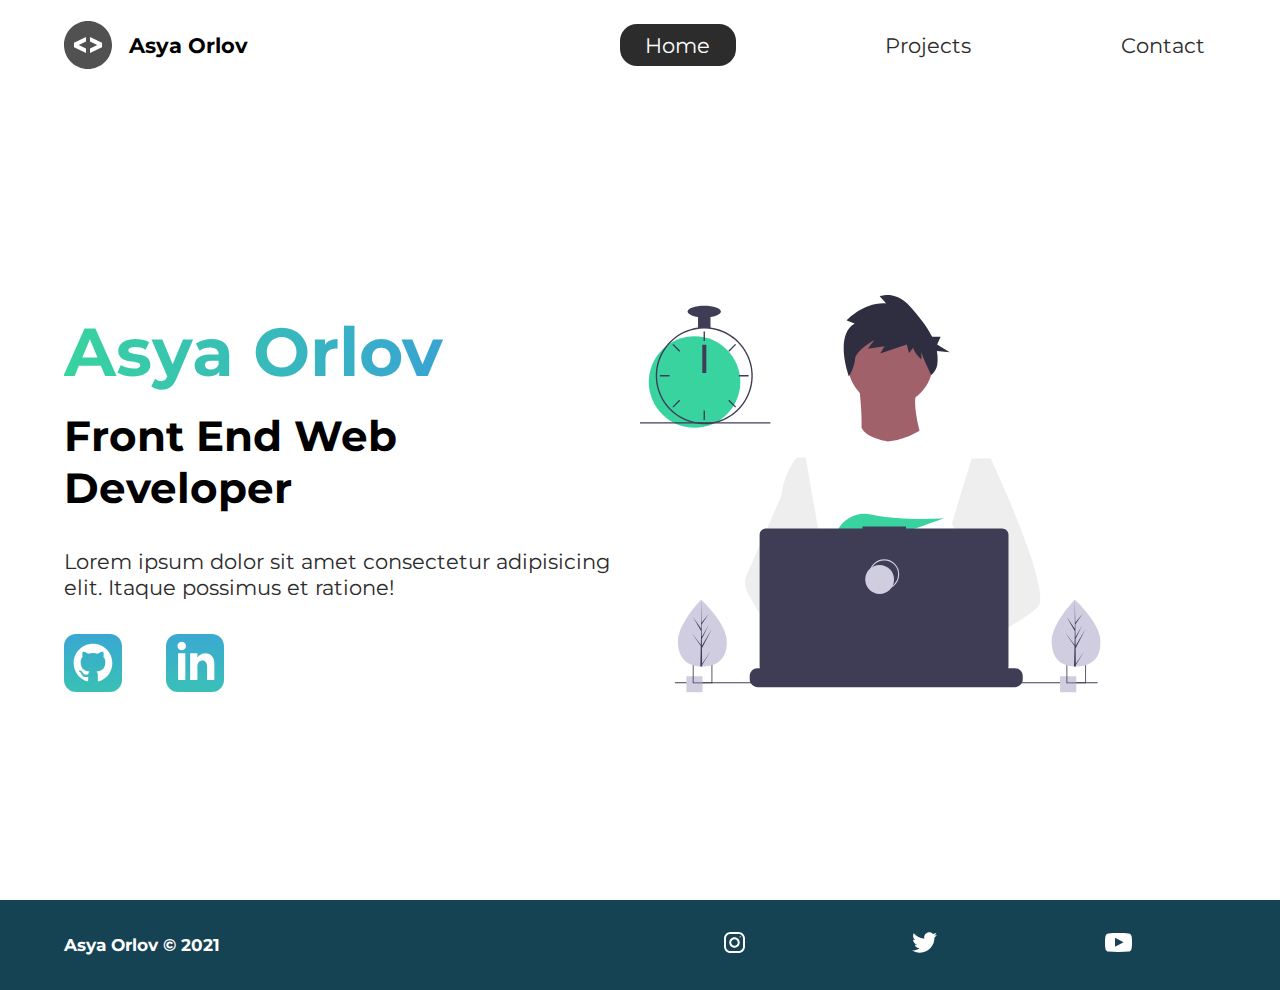
<file: index.html>
<!DOCTYPE html>
<html lang="en">
  <head>
    <meta charset="UTF-8" />
    <meta http-equiv="X-UA-Compatible" content="IE=edge" />
    <meta name="viewport" content="width=device-width, initial-scale=1.0" />
    <meta name="robots" content="index,follow" />
    <meta
      name="description"
      content="Asya is a junior front-end web developer"
    />
    <link rel="preconnect" href="https://fonts.gstatic.com" />
    <link
      href="https://fonts.googleapis.com/css2?family=Montserrat:wght@400;500&display=swap"
      rel="stylesheet"
    />
    <link rel="stylesheet" href="./styles/style.css" />
    <title>Asya Orlov | Web Developer</title>
  </head>
  <body>
    <header class="main-head">
      <nav>
        <div class="logo">
          <img src="./icons/code.svg" alt="logo" />
          <h1>Asya Orlov</h1>
        </div>
        <ul>
          <li><a class="active" href="/">Home</a></li>
          <li><a href="./projects/">Projects</a></li>
          <li><a href="./contact/">Contact</a></li>
        </ul>
      </nav>
    </header>
    <section class="intro">
      <div class="intro-text">
        <h2>Asya Orlov</h2>
        <h3>
          Front End Web <br />
          Developer
        </h3>
        <p>
          Lorem ipsum dolor sit amet consectetur adipisicing elit. Itaque
          possimus et ratione!
        </p>
        <div class="intro-social">
          <a href="#"
            ><img src="./icons/github.svg" alt="github-social-link"
          /></a>
          <a href="#"
            ><img src="./icons/linked-in.svg" alt="linked-in-social-link"
          /></a>
        </div>
      </div>
      <div class="intro-images">
        <svg
          width="799"
          height="690"
          viewBox="0 0 799 690"
          fill="none"
          xmlns="http://www.w3.org/2000/svg"
        >
          <g id="undraw_dev_productivity_umsq (1) 1" clip-path="url(#clip0)">
            <path
              id="Vector"
              d="M516.92 624.636C516.92 624.636 512.16 626.266 504.42 628.576C487.31 633.706 455.65 642.216 428.82 643.916C405.72 645.396 386.2 641.836 382.63 626.766C381.1 620.286 383.27 614.956 388 610.576C402.12 597.486 439 592.796 468.25 591.186C476.51 590.736 484.15 590.526 490.51 590.446C501.31 590.306 508.39 590.526 508.39 590.526L508.56 591.186L516.92 624.636Z"
              fill="#A0616A"
            />
            <path
              id="Vector_2"
              d="M436.99 672.586C418.61 695.346 342.73 647.666 316.19 629.886C310.41 626.016 306.97 623.566 306.97 623.566L331.25 591.186L338.94 580.936C338.94 580.936 345.82 584.586 355.99 590.526C356.36 590.746 356.73 590.966 357.11 591.186C365.88 596.336 376.89 603.066 388 610.576C403.33 620.946 418.83 632.776 428.82 643.916C438.59 654.806 443.08 665.036 436.99 672.586Z"
              fill="#A0616A"
            />
            <g id="me">
              <path
                id="Vector_3"
                d="M434.672 191.952C475.283 191.607 507.926 158.406 507.582 117.795C507.237 77.1832 474.036 44.5403 433.425 44.8847C392.813 45.2291 360.17 78.4303 360.515 119.042C360.859 159.653 394.06 192.296 434.672 191.952Z"
                fill="#A0616A"
              />
              <path
                id="Vector_4"
                d="M379.477 155.65C379.477 155.65 394.216 259.972 373.002 271.875C351.787 283.779 499.929 283.588 499.929 283.588C499.929 283.588 466.124 193.284 480.809 165.449L379.477 155.65Z"
                fill="#A0616A"
              />
              <path
                id="Vector_5"
                d="M608.101 283.199L596.257 339.402L571.214 458.308L570.49 464.815L562.138 540.138L556.582 590.177L552.857 623.79C528.584 636.526 510.988 645.326 510.988 645.326C510.988 645.326 509.404 637.719 506.871 627.99C489.805 633.265 458.218 642.043 431.404 643.97C441.266 654.777 445.842 664.969 439.817 672.57C421.63 695.485 345.349 648.45 318.659 630.896C318.077 635.158 317.879 639.464 318.068 643.762L297.626 628.314L299.331 592.359L302.206 531.522L305.819 455.229C304.448 451.975 303.294 448.634 302.364 445.228C295.956 423.161 288.032 379.057 281.928 342.067C277.016 312.298 273.302 287.138 272.517 281.785C272.411 281.086 272.358 280.726 272.358 280.726L384.363 230.094C392.509 248.556 429.865 253.809 429.865 253.809C460.756 251.417 484.847 234.913 484.847 234.913L608.101 283.199Z"
                fill="white"
              />
              <path
                id="Vector_6"
                d="M372.285 49.3811L358.49 43.9934C358.49 43.9934 386.969 12.1 426.99 14.513L415.635 2.22366C415.635 2.22366 443.04 -9.01799 468.283 19.6674C481.553 34.7467 496.908 52.4737 506.557 72.5077L521.281 72.3829L515.251 85.9663L536.874 99.3152L514.777 97.0719C516.155 104.471 516.421 112.034 515.566 119.511C514.683 126.991 510.928 133.835 505.094 138.598V138.598C505.094 138.598 487.743 103.449 487.696 97.9443L487.813 111.705C487.813 111.705 473.959 99.4371 473.889 91.1807L466.471 100.877L462.593 85.7717L416.475 101.301L423.87 88.8526L395.157 93.2246L406.278 77.9923C406.278 77.9923 373.932 96.1568 372.811 111.304C371.689 126.452 362.299 140.875 362.299 140.875C362.299 140.875 336.213 70.3294 372.285 49.3811Z"
                fill="#2F2E41"
              />
              <path
                id="Vector_7"
                d="M690.215 540.422C682.794 548.605 664.338 560.992 641.951 574.422C633.623 579.413 624.757 584.559 615.71 589.676C594.122 601.889 571.514 614.001 552.857 623.79C528.584 636.526 510.988 645.326 510.988 645.326C510.988 645.326 509.403 637.719 506.871 627.99C503.48 614.968 498.397 598.141 493.184 590.715C493.002 590.456 492.82 590.218 492.638 589.979C491.121 588.022 489.601 586.885 488.112 586.897L562.138 540.138L594.127 519.926L570.489 464.814L540.842 395.683L557.908 339.727L575.062 283.479L608.101 283.199C608.101 283.199 619.243 306.985 633.514 340.166C635.647 345.128 637.851 350.299 640.096 355.64C669.469 425.394 706.176 522.836 690.215 540.422Z"
                fill="#EEEEEE"
              />
              <path
                id="Vector_8"
                d="M358.123 591.2C355.41 591.212 352.702 591.456 350.029 591.928C327.074 596.073 320.47 616.94 318.659 630.896C318.077 635.158 317.879 639.464 318.068 643.761L297.626 628.314L290.178 622.687C272.316 616.628 256.353 605.733 242.483 592.84C230.449 581.456 219.634 568.849 210.213 555.223C200.831 541.793 192.448 527.692 185.134 513.034C183.094 508.943 181.977 504.454 181.864 499.884C181.751 495.314 182.644 490.775 184.48 486.588L209.154 430.327L245.218 348.098C245.471 346.146 245.752 344.237 246.059 342.371C252.995 300.511 272.367 281.786 272.367 281.786L287.286 281.659L297.778 341.932L310.813 416.815L302.364 445.227L282.839 510.845L302.205 531.522L358.123 591.2Z"
                fill="#EEEEEE"
              />
            </g>
            <path
              id="Vector_9"
              d="M372.877 415.806L385.631 430.686C390.37 429.783 395.319 428.721 400.416 427.529L396.752 415.806L405.71 426.256C459.707 412.975 526.637 387.155 526.637 387.155C526.637 387.155 454.379 392.453 400.428 380.666C376.558 375.451 351.998 387.284 342.202 409.668C336.508 422.679 337.403 433.951 357.596 433.951C364.419 433.835 371.223 433.195 377.949 432.037L372.877 415.806Z"
              fill="#38D39F"
            />
            <path
              id="Vector_10"
              d="M663.65 660.386V666.456C663.654 668.122 663.345 669.774 662.74 671.326C662.472 672.018 662.147 672.687 661.77 673.326C660.578 675.326 658.887 676.983 656.862 678.133C654.838 679.283 652.549 679.887 650.22 679.886H203.67C201.342 679.887 199.053 679.283 197.028 678.133C195.003 676.983 193.312 675.326 192.12 673.326C191.743 672.687 191.419 672.018 191.15 671.326C190.546 669.774 190.237 668.122 190.24 666.456V660.386C190.24 658.622 190.587 656.876 191.262 655.246C191.936 653.616 192.926 652.136 194.173 650.888C195.42 649.641 196.901 648.652 198.53 647.977C200.16 647.302 201.906 646.955 203.67 646.956H229.41V644.126C229.41 644.052 229.425 643.979 229.453 643.911C229.481 643.843 229.522 643.782 229.574 643.73C229.626 643.678 229.688 643.636 229.756 643.608C229.824 643.58 229.897 643.566 229.97 643.566H243.4C243.474 643.566 243.547 643.58 243.615 643.608C243.683 643.636 243.745 643.678 243.797 643.73C243.849 643.782 243.89 643.843 243.918 643.911C243.946 643.979 243.96 644.052 243.96 644.126V646.956H252.35V644.126C252.35 644.052 252.365 643.979 252.393 643.911C252.421 643.843 252.462 643.782 252.514 643.73C252.566 643.678 252.628 643.636 252.696 643.608C252.764 643.58 252.837 643.566 252.91 643.566H266.34C266.414 643.566 266.487 643.58 266.555 643.608C266.623 643.636 266.684 643.678 266.736 643.73C266.789 643.782 266.83 643.843 266.858 643.911C266.886 643.979 266.9 644.052 266.9 644.126V646.956H275.3V644.126C275.3 644.052 275.315 643.979 275.343 643.911C275.371 643.843 275.412 643.782 275.464 643.73C275.516 643.678 275.578 643.636 275.646 643.608C275.714 643.58 275.787 643.566 275.86 643.566H289.29C289.364 643.566 289.437 643.58 289.505 643.608C289.573 643.636 289.634 643.678 289.686 643.73C289.739 643.782 289.78 643.843 289.808 643.911C289.836 643.979 289.85 644.052 289.85 644.126V646.956H298.24V644.126C298.24 644.052 298.255 643.979 298.283 643.911C298.311 643.843 298.352 643.782 298.404 643.73C298.456 643.678 298.518 643.636 298.586 643.608C298.654 643.58 298.727 643.566 298.8 643.566H312.23C312.304 643.566 312.377 643.58 312.445 643.608C312.513 643.636 312.574 643.678 312.626 643.73C312.678 643.782 312.72 643.843 312.748 643.911C312.776 643.979 312.79 644.052 312.79 644.126V646.956H321.18V644.126C321.18 644.052 321.194 643.979 321.223 643.911C321.251 643.843 321.292 643.782 321.344 643.73C321.396 643.678 321.458 643.636 321.526 643.608C321.594 643.58 321.667 643.566 321.74 643.566H335.17C335.244 643.566 335.317 643.58 335.385 643.608C335.453 643.636 335.514 643.678 335.566 643.73C335.618 643.782 335.66 643.843 335.688 643.911C335.716 643.979 335.73 644.052 335.73 644.126V646.956H344.13V644.126C344.13 644.052 344.145 643.979 344.173 643.911C344.201 643.843 344.242 643.782 344.294 643.73C344.346 643.678 344.408 643.636 344.476 643.608C344.544 643.58 344.617 643.566 344.69 643.566H358.12C358.194 643.566 358.267 643.58 358.335 643.608C358.403 643.636 358.464 643.678 358.516 643.73C358.569 643.782 358.61 643.843 358.638 643.911C358.666 643.979 358.68 644.052 358.68 644.126V646.956H367.07V644.126C367.07 644.052 367.085 643.979 367.113 643.911C367.141 643.843 367.182 643.782 367.234 643.73C367.286 643.678 367.348 643.636 367.416 643.608C367.484 643.58 367.557 643.566 367.63 643.566H472.83C472.904 643.566 472.977 643.58 473.045 643.608C473.113 643.636 473.174 643.678 473.227 643.73C473.279 643.782 473.32 643.843 473.348 643.911C473.376 643.979 473.39 644.052 473.39 644.126V646.956H481.79V644.126C481.79 644.052 481.804 643.979 481.833 643.911C481.861 643.843 481.902 643.782 481.954 643.73C482.006 643.678 482.068 643.636 482.136 643.608C482.204 643.58 482.277 643.566 482.35 643.566H495.78C495.928 643.567 496.07 643.627 496.175 643.732C496.279 643.836 496.339 643.978 496.34 644.126V646.956H504.73V644.126C504.73 644.052 504.745 643.979 504.773 643.911C504.801 643.843 504.842 643.782 504.894 643.73C504.946 643.678 505.008 643.636 505.076 643.608C505.144 643.58 505.217 643.566 505.29 643.566H518.72C518.794 643.566 518.867 643.58 518.935 643.608C519.003 643.636 519.065 643.678 519.117 643.73C519.169 643.782 519.21 643.843 519.238 643.911C519.266 643.979 519.28 644.052 519.28 644.126V646.956H527.67V644.126C527.67 644.052 527.685 643.979 527.713 643.911C527.741 643.843 527.782 643.782 527.834 643.73C527.886 643.678 527.948 643.636 528.016 643.608C528.084 643.58 528.157 643.566 528.23 643.566H541.66C541.734 643.566 541.807 643.58 541.875 643.608C541.943 643.636 542.005 643.678 542.057 643.73C542.109 643.782 542.15 643.843 542.178 643.911C542.206 643.979 542.22 644.052 542.22 644.126V646.956H550.62V644.126C550.62 644.052 550.635 643.979 550.663 643.911C550.691 643.843 550.732 643.782 550.784 643.73C550.836 643.678 550.898 643.636 550.966 643.608C551.034 643.58 551.107 643.566 551.18 643.566H564.61C564.757 643.568 564.898 643.628 565.001 643.733C565.104 643.837 565.161 643.979 565.16 644.126V646.956H573.56V644.126C573.56 644.052 573.575 643.979 573.603 643.911C573.631 643.843 573.672 643.782 573.724 643.73C573.776 643.678 573.838 643.636 573.906 643.608C573.974 643.58 574.047 643.566 574.12 643.566H587.55C587.624 643.566 587.697 643.58 587.765 643.608C587.833 643.636 587.895 643.678 587.947 643.73C587.999 643.782 588.04 643.843 588.068 643.911C588.096 643.979 588.11 644.052 588.11 644.126V646.956H596.5V644.126C596.5 644.052 596.515 643.979 596.543 643.911C596.571 643.843 596.612 643.782 596.664 643.73C596.716 643.678 596.778 643.636 596.846 643.608C596.914 643.58 596.987 643.566 597.06 643.566H610.49C610.564 643.566 610.637 643.58 610.705 643.608C610.773 643.636 610.835 643.678 610.887 643.73C610.939 643.782 610.98 643.843 611.008 643.911C611.036 643.979 611.05 644.052 611.05 644.126V646.956H650.22C651.984 646.955 653.731 647.302 655.36 647.977C656.99 648.652 658.471 649.641 659.718 650.888C660.965 652.136 661.954 653.616 662.629 655.246C663.304 656.876 663.651 658.622 663.65 660.386Z"
              fill="#3F3D56"
            />
            <path
              id="Vector_11"
              d="M793.5 671.326H60.5V673.326H793.5V671.326Z"
              fill="#3F3D56"
            />
            <path
              id="Vector_12"
              d="M627.694 404.757H461.251V401.326H385.78V404.757H218.651C215.665 404.757 212.801 405.943 210.69 408.054C208.578 410.166 207.392 413.029 207.392 416.015V643.927C207.392 646.913 208.578 649.776 210.69 651.888C212.801 653.999 215.665 655.185 218.651 655.185H627.694C630.68 655.185 633.544 653.999 635.655 651.888C637.767 649.776 638.953 646.913 638.953 643.927V416.015C638.953 414.537 638.662 413.073 638.096 411.707C637.53 410.341 636.701 409.1 635.655 408.054C634.61 407.009 633.369 406.18 632.003 405.614C630.637 405.048 629.173 404.757 627.694 404.757Z"
              fill="#3F3D56"
            />
            <path
              id="Vector_13"
              d="M423.5 509.326C437.307 509.326 448.5 498.133 448.5 484.326C448.5 470.519 437.307 459.326 423.5 459.326C409.693 459.326 398.5 470.519 398.5 484.326C398.5 498.133 409.693 509.326 423.5 509.326Z"
              stroke="#D0CDE1"
              stroke-width="2"
              stroke-miterlimit="10"
            />
            <path
              id="Vector_14"
              d="M415.5 518.326C429.307 518.326 440.5 507.133 440.5 493.326C440.5 479.519 429.307 468.326 415.5 468.326C401.693 468.326 390.5 479.519 390.5 493.326C390.5 507.133 401.693 518.326 415.5 518.326Z"
              fill="#D0CDE1"
            />
            <path
              id="Vector_15"
              d="M108.446 661.223H80.4463V689.223H108.446V661.223Z"
              fill="#D0CDE1"
            />
            <path
              id="Vector_16"
              d="M91.4502 639.223V673.223H125.45V639.223H91.4502ZM123.97 671.743H92.9202V640.703H123.97V671.743Z"
              fill="#3F3D56"
            />
            <path
              id="Vector_17"
              d="M756.446 661.223H728.446V689.223H756.446V661.223Z"
              fill="#D0CDE1"
            />
            <path
              id="Vector_18"
              d="M739.45 639.223V673.223H773.45V639.223H739.45ZM771.97 671.743H740.92V640.703H771.97V671.743Z"
              fill="#3F3D56"
            />
            <path
              id="Vector_19"
              d="M94.5802 230.113C138.399 230.113 173.921 194.592 173.921 150.773C173.921 106.955 138.399 71.4326 94.5802 71.4326C50.7617 71.4326 15.2397 106.955 15.2397 150.773C15.2397 194.592 50.7617 230.113 94.5802 230.113Z"
              fill="#38D39F"
            />
            <path
              id="Vector_20"
              d="M122.229 56.4899C115.045 55.5763 107.774 55.5763 100.59 56.4899C84.586 58.5913 69.5203 65.2398 57.181 75.6465C44.8417 86.0532 35.7467 99.7813 30.9754 115.202C28.8053 122.229 27.5764 129.514 27.3208 136.864C27.2848 137.886 27.2607 138.92 27.2607 139.954C27.283 162.264 36.1559 183.655 51.932 199.431C67.7082 215.207 89.0989 224.08 111.41 224.103C113.201 224.103 114.992 224.042 116.759 223.934C120.907 223.674 125.03 223.103 129.093 222.227C148.495 218.055 165.798 207.161 177.947 191.468C190.095 175.776 196.308 156.295 195.487 136.467C194.665 116.638 186.863 97.738 173.459 83.1039C160.054 68.4698 141.909 59.0435 122.229 56.4899H122.229ZM137.748 217.347H137.736C130.959 219.659 123.905 221.062 116.759 221.518C114.992 221.638 113.201 221.698 111.41 221.698C89.7377 221.672 68.961 213.051 53.6367 197.727C38.3123 182.402 29.6914 161.626 29.6649 139.954C29.6649 138.92 29.689 137.886 29.725 136.864C30.5514 115.744 39.5156 95.7617 54.7411 81.1008C69.9666 66.44 90.273 58.237 111.41 58.2089C130.776 58.21 149.513 65.0865 164.283 77.6131C179.052 90.1398 188.895 107.503 192.057 126.61C195.219 145.716 191.496 165.325 181.55 181.942C171.604 198.559 156.081 211.106 137.748 217.347H137.748Z"
              fill="#3F3D56"
            />
            <path
              id="Vector_21"
              d="M112.612 63.0176H110.208V79.8474H112.612V63.0176Z"
              fill="#3F3D56"
            />
            <path
              id="Vector_22"
              d="M57.8578 84.7018L56.1577 86.4019L68.0582 98.3023L69.7582 96.6022L57.8578 84.7018Z"
              fill="#3F3D56"
            />
            <path
              id="Vector_23"
              d="M34.4736 138.751V141.156H51.3034V138.751H34.4736Z"
              fill="#3F3D56"
            />
            <path
              id="Vector_24"
              d="M56.1578 193.506L57.8579 195.206L69.7584 183.306L68.0583 181.606L56.1578 193.506Z"
              fill="#3F3D56"
            />
            <path
              id="Vector_25"
              d="M153.062 96.6022L154.762 98.3022L166.662 86.4018L164.962 84.7017L153.062 96.6022Z"
              fill="#3F3D56"
            />
            <path
              id="Vector_26"
              d="M171.516 138.751V141.156H188.346V138.751H171.516Z"
              fill="#3F3D56"
            />
            <path
              id="Vector_27"
              d="M154.762 181.605L153.062 183.305L164.962 195.206L166.662 193.506L154.762 181.605Z"
              fill="#3F3D56"
            />
            <path
              id="Vector_28"
              d="M112.612 200.06H110.208V216.89H112.612V200.06Z"
              fill="#3F3D56"
            />
            <!-- <path
              id="Vector_29"
              d="M115.016 135.145C113.976 134.365 112.711 133.943 111.41 133.943C110.11 133.943 108.844 134.365 107.804 135.145C107.091 135.686 106.505 136.375 106.085 137.165C105.552 138.181 105.322 139.329 105.421 140.473C105.52 141.616 105.944 142.707 106.644 143.617C107.343 144.527 108.288 145.218 109.368 145.608C110.447 145.997 111.616 146.07 112.735 145.817C113.855 145.564 114.878 144.996 115.685 144.179C116.492 143.363 117.048 142.333 117.288 141.21C117.528 140.088 117.441 138.92 117.039 137.846C116.636 136.771 115.935 135.834 115.017 135.145H115.016ZM111.41 143.56C110.454 143.557 109.539 143.176 108.863 142.501C108.187 141.825 107.807 140.909 107.804 139.954C107.808 139.224 108.03 138.513 108.441 137.91C108.793 137.4 109.271 136.989 109.828 136.718C110.386 136.446 111.004 136.323 111.623 136.361C112.241 136.398 112.84 136.594 113.361 136.931C113.881 137.267 114.307 137.732 114.595 138.281C114.883 138.83 115.025 139.444 115.007 140.063C114.989 140.683 114.811 141.287 114.491 141.818C114.17 142.349 113.719 142.788 113.179 143.093C112.639 143.398 112.03 143.559 111.41 143.56V143.56Z"
              fill="#3F3D56"
            /> -->
            <path
              id="Vector_30"
              d="M122.229 35.3687H100.591V57.007H122.229V35.3687Z"
              fill="#3F3D56"
            />
            <path
              id="Vector_31"
              d="M111.41 38.9748C127.344 38.9748 140.261 34.4 140.261 28.7567C140.261 23.1134 127.344 18.5386 111.41 18.5386C95.4757 18.5386 82.5586 23.1134 82.5586 28.7567C82.5586 34.4 95.4757 38.9748 111.41 38.9748Z"
              fill="#3F3D56"
            />
            <path id="clock-arrow" d="M115 86H108V135H115V86Z" fill="#3F3D56" />
            <path
              id="Vector_32"
              d="M226 220.44H0V222.844H226V220.44Z"
              fill="#3F3D56"
            />
            <g id="plant-left">
              <path
                id="Vector_33"
                d="M150.594 599.754C151.527 631.704 132.858 643.413 109.43 644.097C108.886 644.113 108.344 644.123 107.805 644.126C106.719 644.135 105.643 644.117 104.577 644.072C83.3891 643.193 66.6172 631.945 65.7495 602.232C64.8515 571.482 103.018 531.529 105.882 528.574L105.887 528.571C105.996 528.458 106.052 528.402 106.052 528.402C106.052 528.402 149.661 567.807 150.594 599.754Z"
                fill="#D0CDE1"
              />
              <path
                id="Vector_34"
                d="M107.744 639.255L122.626 617.124L107.774 641.636L107.805 644.126C106.719 644.135 105.643 644.117 104.577 644.072L105.315 612.06L105.295 611.813L105.322 611.766L105.393 608.741L89.0952 585.078L105.374 606.477L105.432 607.116L105.989 582.93L91.9122 558.397L106.029 578.681L105.882 528.574L105.882 528.407L105.887 528.571L106.821 568.062L119.651 552.021L106.863 571.464L107.143 593.098L118.949 571.984L107.187 596.279L107.343 608.308L124.512 578.897L107.395 612.505L107.744 639.255Z"
                fill="#3F3D56"
              />
            </g>
            <g id="plant-right">
              <path
                id="Vector_35"
                d="M798.594 599.754C799.527 631.704 780.858 643.413 757.43 644.097C756.886 644.113 756.344 644.123 755.805 644.126C754.719 644.135 753.643 644.117 752.577 644.072C731.389 643.193 714.617 631.945 713.749 602.232C712.851 571.482 751.018 531.529 753.882 528.574L753.887 528.571C753.996 528.458 754.052 528.402 754.052 528.402C754.052 528.402 797.661 567.807 798.594 599.754Z"
                fill="#D0CDE1"
              />
              <path
                id="Vector_36"
                d="M755.744 639.255L770.626 617.124L755.774 641.636L755.805 644.126C754.719 644.135 753.643 644.117 752.577 644.072L753.315 612.06L753.295 611.813L753.323 611.766L753.393 608.741L737.095 585.078L753.374 606.477L753.432 607.116L753.989 582.93L739.912 558.397L754.029 578.681L753.882 528.574L753.882 528.407L753.887 528.571L754.821 568.062L767.651 552.021L754.864 571.464L755.143 593.098L766.949 571.984L755.187 596.279L755.343 608.308L772.512 578.897L755.395 612.505L755.744 639.255Z"
                fill="#3F3D56"
              />
            </g>
          </g>
          <defs>
            <clipPath id="clip0">
              <rect width="798.627" height="689.223" fill="white" />
            </clipPath>
          </defs>
        </svg>
        <img class="splash" src="./img/splash.svg" alt="" />
      </div>
    </section>
    <footer>
      <h4>Asya Orlov &copy; 2021</h4>
      <ul>
        <li>
          <a href="#"
            ><img src="../icons/instagram 1.svg" alt="instagram-social"
          /></a>
        </li>
        <li>
          <a href="#"
            ><img src="../icons//twitter 1.svg" alt="twitter-social"
          /></a>
        </li>
        <li>
          <a href="#"
            ><img src="../icons/youtube-symbol 1.svg" alt="youtube-social"
          /></a>
        </li>
      </ul>
    </footer>
  </body>
</html>
</file>
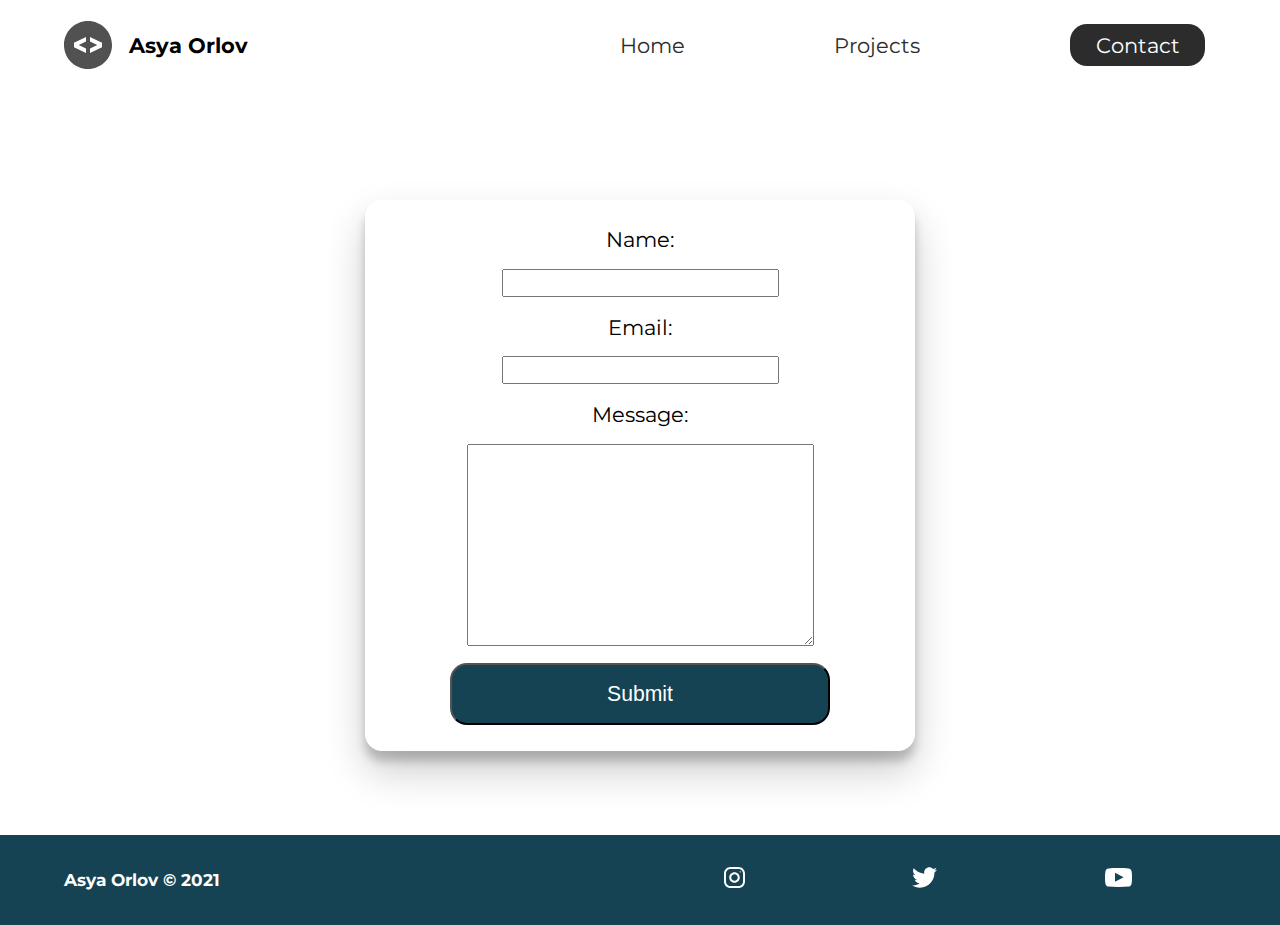
<file: contact/index.html>
<!DOCTYPE html>
<html lang="en">
  <head>
    <meta charset="UTF-8" />
    <meta http-equiv="X-UA-Compatible" content="IE=edge" />
    <meta name="viewport" content="width=device-width, initial-scale=1.0" />
    <meta name="robots" content="index,follow" />
    <meta
      name="description"
      content="Asya is a junior front-end web developer"
    />
    <link rel="preconnect" href="https://fonts.gstatic.com" />
    <link
      href="https://fonts.googleapis.com/css2?family=Montserrat:wght@400;500&display=swap"
      rel="stylesheet"
    />
    <link rel="stylesheet" href="../styles/style.css" />
    <title>Asya Orlov | Web Developer</title>
  </head>
  <body>
    <header class="main-head">
      <nav>
        <div class="logo">
          <img src="../icons/code.svg" alt="logo" />
          <h1>Asya Orlov</h1>
        </div>
        <ul>
          <li><a href="../index.html">Home</a></li>
          <li><a href="../projects/">Projects</a></li>
          <li><a class="active" href="./index.html">Contact</a></li>
        </ul>
      </nav>
    </header>
    <section class="form-section">
      <form>
        <label for="name">Name:</label>
        <input type="text" name="name" id="name" required />
        <label for="email">Email:</label>
        <input type="email" name="email" id="email" required />
        <label for="message">Message:</label>
        <textarea name="massage" id="message" cols="30" rows="10"></textarea>
        <button type="submit">Submit</button>
      </form>
    </section>
    <footer>
      <h4>Asya Orlov &copy; 2021</h4>
      <ul>
        <li>
          <a href="#"
            ><img src="../icons/instagram 1.svg" alt="instagram-social"
          /></a>
        </li>
        <li>
          <a href="#"
            ><img src="../icons//twitter 1.svg" alt="twitter-social"
          /></a>
        </li>
        <li>
          <a href="#"
            ><img src="../icons/youtube-symbol 1.svg" alt="youtube-social"
          /></a>
        </li>
      </ul>
    </footer>
  </body>
</html>
</file>
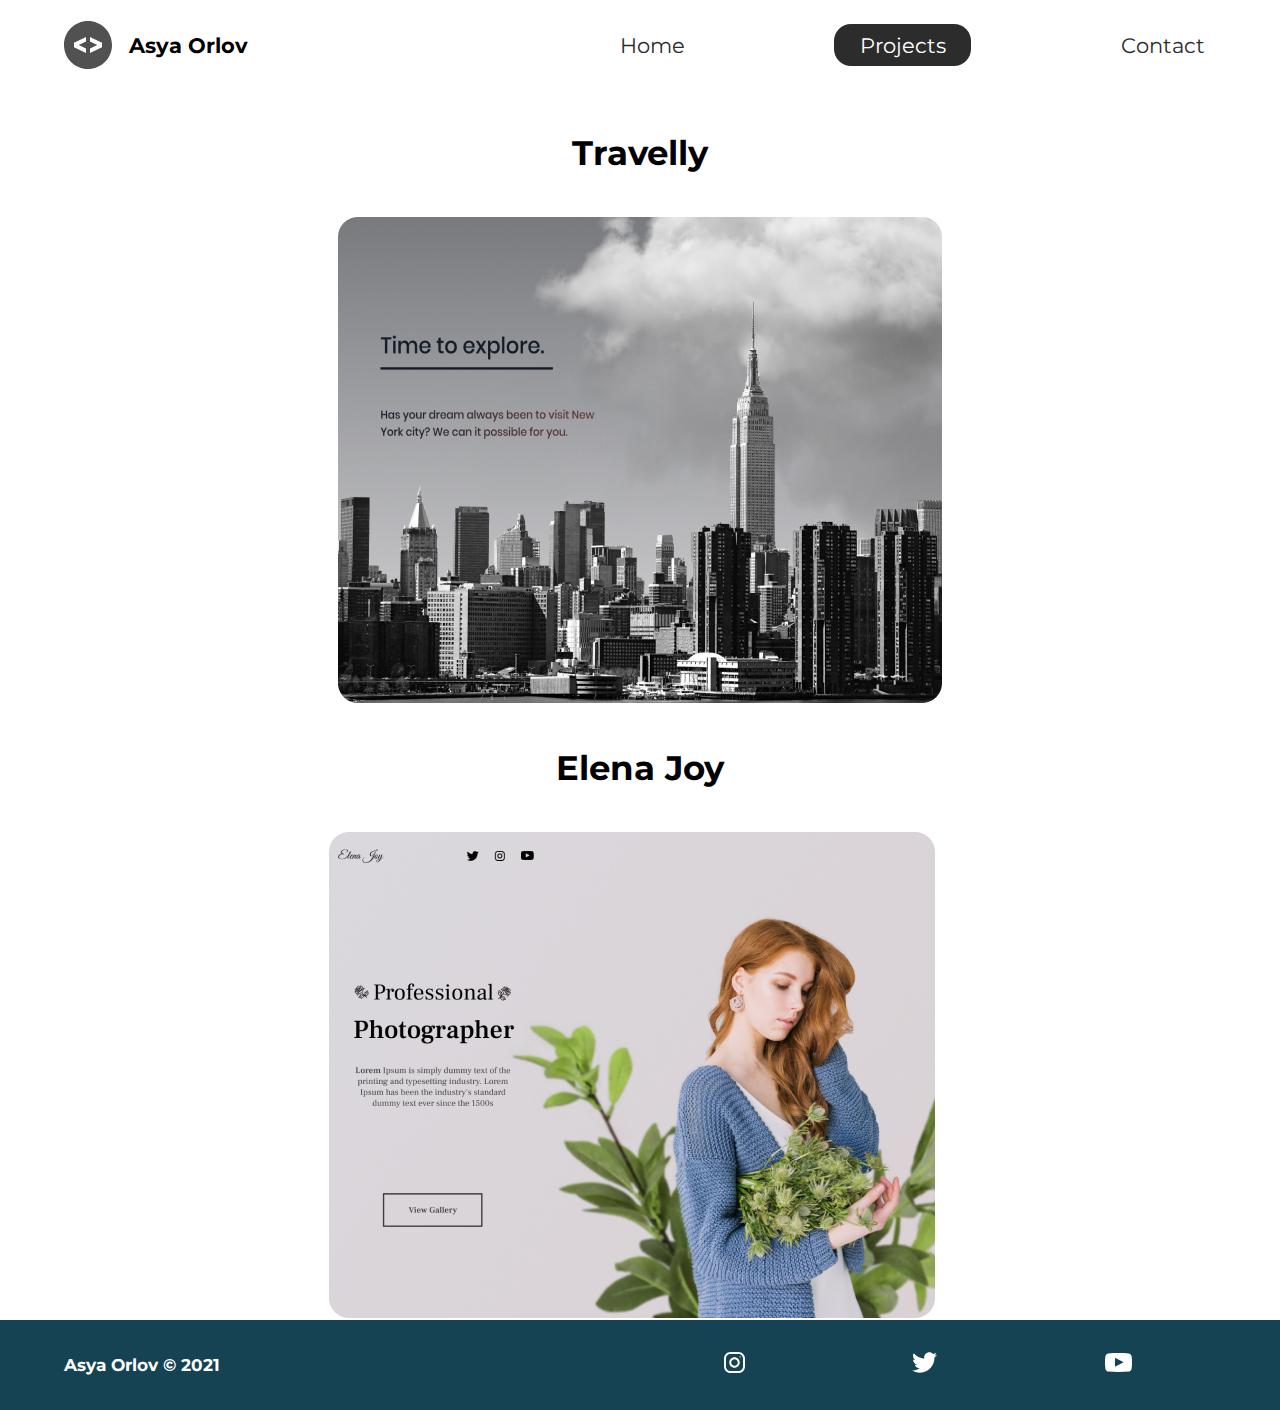
<file: projects/index.html>
<!DOCTYPE html>
<html lang="en">
  <head>
    <meta charset="UTF-8" />
    <meta http-equiv="X-UA-Compatible" content="IE=edge" />
    <meta name="viewport" content="width=device-width, initial-scale=1.0" />
    <meta name="robots" content="index,follow" />
    <meta
      name="description"
      content="Asya is a junior front-end web developer"
    />
    <link rel="preconnect" href="https://fonts.gstatic.com" />
    <link
      href="https://fonts.googleapis.com/css2?family=Montserrat:wght@400;500&display=swap"
      rel="stylesheet"
    />
    <link rel="stylesheet" href="../styles/style.css" />
    <title>Asya Orlov | Web Developer</title>
  </head>
  <body>
    <header class="main-head">
      <nav>
        <div class="logo">
          <img src="../icons/code.svg" alt="logo" />
          <h1>Asya Orlov</h1>
        </div>
        <ul>
          <li><a href="../index.html">Home</a></li>
          <li><a class="active" href="./index.html">Projects</a></li>
          <li><a href="../contact/">Contact</a></li>
        </ul>
      </nav>
    </header>
    <section class="projects">
      <div class="travelly">
        <h2>Travelly</h2>
        <img src="../img/travelly.jpg" alt="travelly-project" />
      </div>
      <div class="elena">
        <h2>Elena Joy</h2>
        <img src="../img/elena-joy.jpg" alt="Elena-joy-project" />
      </div>
    </section>
    <footer>
      <h4>Asya Orlov &copy; 2021</h4>
      <ul>
        <li>
          <a href="#"
            ><img src="../icons/instagram 1.svg" alt="instagram-social"
          /></a>
        </li>
        <li>
          <a href="#"
            ><img src="../icons//twitter 1.svg" alt="twitter-social"
          /></a>
        </li>
        <li>
          <a href="#"
            ><img src="../icons/youtube-symbol 1.svg" alt="youtube-social"
          /></a>
        </li>
      </ul>
    </footer>
  </body>
</html>
</file>
<file: styles/style.css>
* {
  margin: 0;
  padding: 0;
  -webkit-box-sizing: border-box;
          box-sizing: border-box;
}

html {
  font-size: 62.5%;
}

body {
  font-family: "Montserrat", sans-serif;
}

h1 {
  font-size: 2.5rem;
}

li,
button,
label,
input,
p,
a {
  font-size: 2.5rem;
}

h2 {
  font-size: 4rem;
}

h3 {
  font-size: 2.5rem;
}

h4,
h5 {
  font-size: 2rem;
}

a {
  text-decoration: none;
  color: #2c2c2c;
}

li {
  list-style-type: none;
}

.main-head {
  width: 95%;
  margin: 0 0 0 auto;
}

nav {
  display: -webkit-box;
  display: -ms-flexbox;
  display: flex;
  -webkit-box-pack: justify;
      -ms-flex-pack: justify;
          justify-content: space-between;
  -webkit-box-align: center;
      -ms-flex-align: center;
          align-items: center;
  -webkit-box-orient: horizontal;
  -webkit-box-direction: normal;
      -ms-flex-direction: row;
          flex-direction: row;
  min-height: 10vh;
  width: 60%;
  -ms-flex-wrap: wrap;
      flex-wrap: wrap;
}

nav .logo {
  display: -webkit-box;
  display: -ms-flexbox;
  display: flex;
  -webkit-box-pack: start;
      -ms-flex-pack: start;
          justify-content: flex-start;
  -webkit-box-align: center;
      -ms-flex-align: center;
          align-items: center;
  -webkit-box-orient: horizontal;
  -webkit-box-direction: normal;
      -ms-flex-direction: row;
          flex-direction: row;
  -webkit-box-flex: 1;
      -ms-flex: 1 1 10rem;
          flex: 1 1 10rem;
}

nav .logo h1 {
  margin: 2rem;
}

nav ul {
  display: -webkit-box;
  display: -ms-flexbox;
  display: flex;
  -ms-flex-pack: distribute;
      justify-content: space-around;
  -webkit-box-align: center;
      -ms-flex-align: center;
          align-items: center;
  -webkit-box-orient: horizontal;
  -webkit-box-direction: normal;
      -ms-flex-direction: row;
          flex-direction: row;
  -webkit-box-flex: 1;
      -ms-flex: 1 1 40rem;
          flex: 1 1 40rem;
}

.intro {
  min-height: 90vh;
  width: 90%;
  margin: auto;
  -ms-flex-wrap: wrap;
      flex-wrap: wrap;
  display: -webkit-box;
  display: -ms-flexbox;
  display: flex;
  -webkit-box-pack: justify;
      -ms-flex-pack: justify;
          justify-content: space-between;
  -webkit-box-align: center;
      -ms-flex-align: center;
          align-items: center;
  -webkit-box-orient: horizontal;
  -webkit-box-direction: normal;
      -ms-flex-direction: row;
          flex-direction: row;
}

.intro h2 {
  font-size: 8rem;
  padding-top: 2rem;
  background: -webkit-gradient(linear, left top, right top, from(#38d39f), to(#38a4d3));
  background: linear-gradient(left, #38d39f, #38a4d3);
  background-clip: text;
  -webkit-background-clip: text;
  color: transparent;
  display: inline-block;
}

.intro h3 {
  font-size: 5rem;
  padding: 2rem 0rem;
}

.intro p {
  padding-top: 2rem;
  color: #2c2c2c;
}

.splash {
  position: absolute;
  top: 0%;
  right: 0%;
  height: 100%;
  z-index: -1;
}

.intro-social {
  margin-top: 4rem;
}

.intro-social a {
  margin-right: 5rem;
}

.active {
  background: #2c2c2c;
  color: white;
  padding: 1rem 3rem;
  border-radius: 2rem;
}

.intro-text,
.intro-images {
  -webkit-box-flex: 1;
      -ms-flex: 1 1 40rem;
          flex: 1 1 40rem;
}

#plant-left {
  -webkit-animation: plant 1.5s ease infinite alternate;
          animation: plant 1.5s ease infinite alternate;
}

#plant-right {
  -webkit-animation: plant 1.5s ease infinite alternate 0.5s;
          animation: plant 1.5s ease infinite alternate 0.5s;
}

#me {
  -webkit-animation: me 1s ease-in-out infinite alternate;
          animation: me 1s ease-in-out infinite alternate;
  -webkit-transform-origin: bottom;
          transform-origin: bottom;
}

#clock-arrow {
  -webkit-animation: clock 12s infinite linear;
          animation: clock 12s infinite linear;
  transform-box: fill-box;
  -webkit-transform-origin: bottom;
          transform-origin: bottom;
}

@-webkit-keyframes me {
  from {
    -webkit-transform: rotateZ(-3deg);
            transform: rotateZ(-3deg);
  }
  to {
    -webkit-transform: rotateZ(3deg);
            transform: rotateZ(3deg);
  }
}

@keyframes me {
  from {
    -webkit-transform: rotateZ(-3deg);
            transform: rotateZ(-3deg);
  }
  to {
    -webkit-transform: rotateZ(3deg);
            transform: rotateZ(3deg);
  }
}

@-webkit-keyframes plant {
  from {
    -webkit-transform: translateY(0%);
            transform: translateY(0%);
  }
  to {
    -webkit-transform: translateY(-25%);
            transform: translateY(-25%);
  }
}

@keyframes plant {
  from {
    -webkit-transform: translateY(0%);
            transform: translateY(0%);
  }
  to {
    -webkit-transform: translateY(-25%);
            transform: translateY(-25%);
  }
}

@-webkit-keyframes clock {
  from {
    -webkit-transform: rotateZ(0deg);
            transform: rotateZ(0deg);
  }
  to {
    -webkit-transform: rotateZ(360deg);
            transform: rotateZ(360deg);
  }
}

@keyframes clock {
  from {
    -webkit-transform: rotateZ(0deg);
            transform: rotateZ(0deg);
  }
  to {
    -webkit-transform: rotateZ(360deg);
            transform: rotateZ(360deg);
  }
}

.projects {
  width: 90%;
  margin: auto;
  min-height: 90vh;
  display: -webkit-box;
  display: -ms-flexbox;
  display: flex;
  -webkit-box-pack: justify;
      -ms-flex-pack: justify;
          justify-content: space-between;
  -webkit-box-align: center;
      -ms-flex-align: center;
          align-items: center;
  -webkit-box-orient: horizontal;
  -webkit-box-direction: normal;
      -ms-flex-direction: row;
          flex-direction: row;
  text-align: center;
  -ms-flex-wrap: wrap;
      flex-wrap: wrap;
}

.projects h2 {
  margin: 5rem;
}

.travelly,
.elena {
  -webkit-box-flex: 1;
      -ms-flex: 1 1 40rem;
          flex: 1 1 40rem;
}

.form-section {
  min-height: 80vh;
  display: -webkit-box;
  display: -ms-flexbox;
  display: flex;
  -webkit-box-pack: center;
      -ms-flex-pack: center;
          justify-content: center;
  -webkit-box-align: center;
      -ms-flex-align: center;
          align-items: center;
  -webkit-box-orient: horizontal;
  -webkit-box-direction: normal;
      -ms-flex-direction: row;
          flex-direction: row;
  margin-top: 3rem;
}

.form-section form {
  padding: 3rem 10rem;
  -webkit-box-shadow: 0px 10px 10px rgba(0, 0, 0, 0.2), 0px 20px 40px rgba(0, 0, 0, 0.2);
          box-shadow: 0px 10px 10px rgba(0, 0, 0, 0.2), 0px 20px 40px rgba(0, 0, 0, 0.2);
  display: -webkit-box;
  display: -ms-flexbox;
  display: flex;
  -webkit-box-pack: center;
      -ms-flex-pack: center;
          justify-content: center;
  -webkit-box-align: center;
      -ms-flex-align: center;
          align-items: center;
  -webkit-box-orient: vertical;
  -webkit-box-direction: normal;
      -ms-flex-direction: column;
          flex-direction: column;
  border-radius: 2rem;
}

.form-section form input,
.form-section form textarea {
  margin: 2rem;
}

.form-section form input:focus,
.form-section form textarea:focus {
  outline: 2px solid black;
}

.form-section form textarea {
  font-family: "Montserrat", sans-serif;
  font-size: 2rem;
}

.form-section form button {
  width: 100%;
  padding: 2rem;
  background: #154353;
  color: white;
  border-radius: 2rem;
}

.form-section form button:focus {
  background: #2c6fad;
  outline: none;
}

footer {
  background: #154353;
  color: white;
  min-height: 10vh;
  padding: 0% 5%;
  display: -webkit-box;
  display: -ms-flexbox;
  display: flex;
  -webkit-box-pack: start;
      -ms-flex-pack: start;
          justify-content: flex-start;
  -webkit-box-align: center;
      -ms-flex-align: center;
          align-items: center;
  -webkit-box-orient: horizontal;
  -webkit-box-direction: normal;
      -ms-flex-direction: row;
          flex-direction: row;
}

footer ul {
  -webkit-box-flex: 1;
      -ms-flex: 1 1 40rem;
          flex: 1 1 40rem;
  display: -webkit-box;
  display: -ms-flexbox;
  display: flex;
  -ms-flex-pack: distribute;
      justify-content: space-around;
  -webkit-box-align: center;
      -ms-flex-align: center;
          align-items: center;
  -webkit-box-orient: horizontal;
  -webkit-box-direction: normal;
      -ms-flex-direction: row;
          flex-direction: row;
}

footer h4 {
  -webkit-box-flex: 1;
      -ms-flex: 1 1 40rem;
          flex: 1 1 40rem;
}

@media screen and (max-width: 1332px) {
  html {
    font-size: 53%;
  }
  .splash {
    display: none;
  }
  svg {
    width: 80%;
  }
  nav {
    width: 100%;
  }
}

@media screen and (max-width: 754px) {
  html {
    font-size: 45%;
  }
  svg {
    height: 60%;
  }
  .main-head {
    width: 100%;
  }
  nav {
    margin: 2rem;
  }
  nav .logo {
    display: -webkit-box;
    display: -ms-flexbox;
    display: flex;
    -webkit-box-pack: center;
        -ms-flex-pack: center;
            justify-content: center;
    -webkit-box-align: center;
        -ms-flex-align: center;
            align-items: center;
    -webkit-box-orient: vertical;
    -webkit-box-direction: normal;
        -ms-flex-direction: column;
            flex-direction: column;
    -webkit-box-flex: 1;
        -ms-flex: 1 1 20rem;
            flex: 1 1 20rem;
    margin-top: 2rem;
  }
  nav ul {
    -webkit-box-flex: 1;
        -ms-flex: 1 1 60rem;
            flex: 1 1 60rem;
    margin: 2rem 0rem;
  }
  .intro-text {
    margin-top: 5rem;
    text-align: center;
  }
  .intro-images {
    text-align: center;
  }
  .intro-social {
    display: -webkit-box;
    display: -ms-flexbox;
    display: flex;
    -webkit-box-pack: center;
        -ms-flex-pack: center;
            justify-content: center;
    -webkit-box-align: center;
        -ms-flex-align: center;
            align-items: center;
    -webkit-box-orient: horizontal;
    -webkit-box-direction: normal;
        -ms-flex-direction: row;
            flex-direction: row;
  }
  .intro-social a {
    margin: 2rem;
  }
  .elena,
  .travelly {
    -webkit-box-flex: 1;
        -ms-flex: 1 1 50rem;
            flex: 1 1 50rem;
  }
  .elena img,
  .travelly img {
    width: 100%;
    height: 100%;
  }
  form {
    padding: 0rem;
    width: 100%;
  }
}
/*# sourceMappingURL=style.css.map */
</file>
